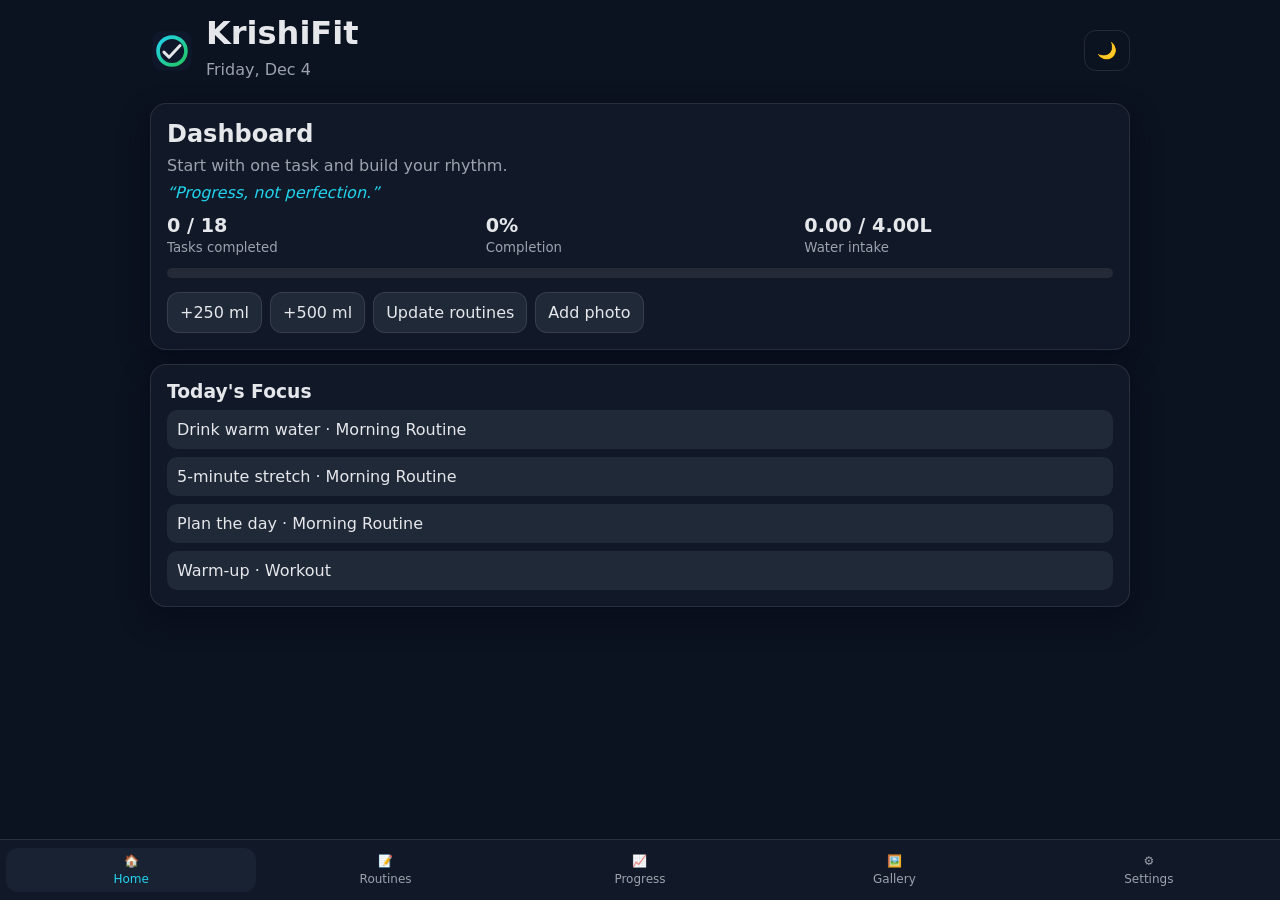
<file: index.html>
<!DOCTYPE html>
<html lang="en">
  <head>
    <meta charset="UTF-8" />
    <meta name="viewport" content="width=device-width, initial-scale=1.0, viewport-fit=cover" />
    <meta name="theme-color" content="#0f172a" />
    <title>KrishiFit</title>
    <link rel="icon" href="assets/icon.svg" type="image/svg+xml" />
    <link rel="stylesheet" href="style.css" />
    <script src="app.js" defer></script>
  </head>
  <body>
    <div id="errorBanner" class="error-banner hidden" role="alert"></div>

    <header class="app-header">
      <div class="brand">
        <img src="assets/logo.svg" alt="KrishiFit logo" class="logo" />
        <div>
          <h1>KrishiFit</h1>
          <p id="todayDate" class="muted"></p>
        </div>
      </div>
      <button id="themeToggle" class="ghost" type="button" aria-label="Toggle dark mode">🌙</button>
    </header>

    <main id="app">
      <section id="home" class="tab active">
        <div class="card">
          <h2>Dashboard</h2>
          <p id="motivation" class="muted"></p>
          <p id="quote" class="quote"></p>
          <div class="stats-grid">
            <div class="stat">
              <span id="taskSummary">0 / 0</span>
              <small>Tasks completed</small>
            </div>
            <div class="stat">
              <span id="completionPercent">0%</span>
              <small>Completion</small>
            </div>
            <div class="stat">
              <span id="waterSummary">0 / 4L</span>
              <small>Water intake</small>
            </div>
          </div>
          <div class="progress-bar"><span id="completionBar"></span></div>
          <div class="quick-actions">
            <button data-water="250" type="button">+250 ml</button>
            <button data-water="500" type="button">+500 ml</button>
            <button data-jump="routines" type="button">Update routines</button>
            <button data-jump="gallery" type="button">Add photo</button>
          </div>
        </div>

        <div class="card">
          <h3>Today's Focus</h3>
          <ul id="todayFocus" class="focus-list"></ul>
        </div>
      </section>

      <section id="routines" class="tab">
        <div class="card">
          <h2>Routine Manager</h2>
          <p class="muted">Add, edit, or complete tasks in each routine. Set reminder times per task.</p>
        </div>
        <div id="routineList" class="routine-list"></div>
      </section>

      <section id="progress" class="tab">
        <div class="card">
          <h2>Progress</h2>
          <div class="stats-grid">
            <div class="stat">
              <span id="tasksDone">0</span>
              <small>Tasks done today</small>
            </div>
            <div class="stat">
              <span id="dailyStreak">0</span>
              <small>Day streak</small>
            </div>
            <div class="stat">
              <span id="weightToday">--</span>
              <small>Weight (kg)</small>
            </div>
          </div>
          <label class="input-stack">Log weight today
            <input id="weightInput" type="number" step="0.1" placeholder="Enter weight" />
          </label>
        </div>

        <div class="card">
          <h3>Weekly Completion</h3>
          <div id="weeklyChart" class="weekly-chart"></div>
        </div>

        <div class="card">
          <h3>Weight Log</h3>
          <div id="weightLog" class="weight-log"></div>
        </div>
      </section>

      <section id="gallery" class="tab">
        <div class="card">
          <h2>Photo Progress</h2>
          <label class="input-stack">Upload today's photo
            <input id="photoInput" type="file" accept="image/*" />
          </label>
          <div id="todayPhoto" class="photo-today"></div>
          <button id="removePhoto" class="ghost hidden" type="button">Remove today's photo</button>
        </div>

        <div class="card">
          <h3>Timeline Gallery</h3>
          <div id="photoTimeline" class="timeline"></div>
        </div>
      </section>

      <section id="settings" class="tab">
        <div class="card">
          <h2>Settings</h2>
          <label class="toggle">
            <input id="themeToggleInput" type="checkbox" />
            <span>Dark mode</span>
          </label>
          <button id="enableNotifications" type="button">Enable notifications</button>
        </div>

        <div class="card">
          <h3>Custom Routines</h3>
          <div class="inline-form">
            <input id="newRoutineInput" placeholder="Add new routine (e.g., Meditation)" />
            <button id="addRoutine" type="button">Add</button>
          </div>
          <div id="routineManager" class="routine-manager"></div>
        </div>

        <div class="card">
          <h3>Reminder Tips</h3>
          <p class="muted">Set reminder times on tasks inside routines. The app uses notifications when allowed, with an alert fallback.</p>
        </div>
      </section>
    </main>

    <nav class="bottom-nav">
      <button data-tab="home" class="active" type="button"><span>🏠</span>Home</button>
      <button data-tab="routines" type="button"><span>📝</span>Routines</button>
      <button data-tab="progress" type="button"><span>📈</span>Progress</button>
      <button data-tab="gallery" type="button"><span>🖼️</span>Gallery</button>
      <button data-tab="settings" type="button"><span>⚙️</span>Settings</button>
    </nav>

    <noscript>
      <div class="card">
        JavaScript is required to run KrishiFit. Please enable it and reload.
      </div>
    </noscript>
  </body>
</html>
</file>
<file: style.css>
:root {
  --bg: #0b1220;
  --card: #111827;
  --soft: #1f2937;
  --text: #e5e7eb;
  --muted: #9ca3af;
  --accent: #22d3ee;
  --accent-2: #22c55e;
  --danger: #ef4444;
  --border: rgba(255, 255, 255, 0.1);
  --shadow: 0 12px 30px rgba(2, 6, 23, 0.45);
  --radius: 16px;
  --nav-active-bg: rgba(30, 41, 59, 0.6);
}

[data-theme='light'] {
  --bg: #f8fafc;
  --card: #ffffff;
  --soft: #f1f5f9;
  --text: #0f172a;
  --muted: #475569;
  --border: rgba(15, 23, 42, 0.12);
  --shadow: 0 12px 24px rgba(15, 23, 42, 0.08);
  --nav-active-bg: rgba(148, 163, 184, 0.25);
}

* {
  box-sizing: border-box;
}

body {
  margin: 0;
  font-family: 'Inter', system-ui, -apple-system, Segoe UI, Roboto, sans-serif;
  background: var(--bg);
  color: var(--text);
  padding: 14px 14px 88px;
}

h1, h2, h3, p {
  margin: 0 0 8px;
}

small {
  color: var(--muted);
}

.muted {
  color: var(--muted);
}

.quote {
  font-style: italic;
  color: var(--accent);
}

.app-header {
  max-width: 980px;
  margin: 0 auto 16px;
  display: flex;
  align-items: center;
  justify-content: space-between;
  gap: 12px;
}

.brand {
  display: flex;
  align-items: center;
  gap: 12px;
}

.logo {
  width: 44px;
  height: 44px;
}

main {
  max-width: 980px;
  margin: 0 auto;
}

.card {
  background: var(--card);
  border-radius: var(--radius);
  padding: 16px;
  margin-bottom: 14px;
  box-shadow: var(--shadow);
  border: 1px solid var(--border);
}

.stats-grid {
  display: grid;
  grid-template-columns: repeat(auto-fit, minmax(120px, 1fr));
  gap: 10px;
  margin: 12px 0;
}

.stat span {
  font-size: 1.2rem;
  font-weight: 600;
  display: block;
}

.progress-bar {
  width: 100%;
  height: 10px;
  border-radius: 999px;
  background: rgba(255, 255, 255, 0.08);
  overflow: hidden;
  margin: 8px 0 14px;
}

.progress-bar span {
  display: block;
  height: 100%;
  width: 0;
  background: linear-gradient(90deg, var(--accent), var(--accent-2));
  transition: width 0.2s ease;
}

.quick-actions {
  display: flex;
  flex-wrap: wrap;
  gap: 8px;
}

.focus-list {
  list-style: none;
  padding: 0;
  margin: 0;
  display: grid;
  gap: 8px;
}

.focus-list li {
  background: var(--soft);
  padding: 10px;
  border-radius: 10px;
}

.tab {
  display: none;
}

.tab.active {
  display: block;
}

button,
input,
textarea {
  font: inherit;
  color: inherit;
  border-radius: 12px;
  border: 1px solid var(--border);
  background: var(--soft);
  padding: 10px 12px;
}

button {
  cursor: pointer;
  transition: transform 0.15s ease, filter 0.2s ease;
}

button:hover {
  filter: brightness(1.05);
}

button:active {
  transform: scale(0.98);
}

button.ghost {
  background: transparent;
}

.input-stack {
  display: grid;
  gap: 6px;
  margin-top: 12px;
}

.inline-form {
  display: grid;
  grid-template-columns: 1fr auto;
  gap: 8px;
  margin-top: 10px;
}

.routine-list {
  display: grid;
  gap: 12px;
}

.routine-card {
  display: grid;
  gap: 10px;
}

.routine-header {
  display: flex;
  align-items: center;
  justify-content: space-between;
  gap: 12px;
}

.task-list {
  display: grid;
  gap: 8px;
}

.task-row {
  display: flex;
  flex-wrap: wrap;
  align-items: center;
  gap: 8px;
  background: var(--soft);
  padding: 10px;
  border-radius: 12px;
}

.task-main {
  display: flex;
  align-items: center;
  gap: 8px;
  flex: 1 1 180px;
}

.task-actions {
  display: flex;
  gap: 6px;
}

.task-actions button {
  padding: 6px 10px;
  font-size: 0.8rem;
}

.reminder-input {
  min-width: 110px;
}

.empty-state {
  color: var(--muted);
  font-style: italic;
}

.weekly-chart {
  display: grid;
  grid-template-columns: repeat(7, minmax(0, 1fr));
  gap: 6px;
  align-items: end;
  height: 140px;
}

.chart-bar {
  background: rgba(34, 211, 238, 0.2);
  border-radius: 10px 10px 6px 6px;
  position: relative;
  display: flex;
  flex-direction: column;
  align-items: center;
  justify-content: flex-end;
  padding-bottom: 4px;
}

.chart-bar span {
  font-size: 0.7rem;
  color: var(--muted);
}

.chart-bar strong {
  font-size: 0.75rem;
  color: var(--text);
}

.weight-log {
  display: grid;
  gap: 6px;
}

.weight-log div {
  background: var(--soft);
  padding: 8px 10px;
  border-radius: 10px;
  display: flex;
  justify-content: space-between;
  gap: 10px;
}

.photo-today {
  margin-top: 12px;
  min-height: 120px;
  border-radius: 12px;
  background: var(--soft);
  display: flex;
  align-items: center;
  justify-content: center;
  text-align: center;
  padding: 10px;
}

.photo-today img {
  width: 100%;
  border-radius: 12px;
  max-height: 220px;
  object-fit: cover;
}

.timeline {
  display: grid;
  grid-template-columns: repeat(3, minmax(0, 1fr));
  gap: 8px;
}

.timeline img {
  width: 100%;
  height: 90px;
  object-fit: cover;
  border-radius: 12px;
}

.routine-manager {
  display: grid;
  gap: 8px;
  margin-top: 12px;
}

.routine-manager .manager-row {
  display: grid;
  grid-template-columns: 1fr auto;
  gap: 8px;
}

.toggle {
  display: inline-flex;
  align-items: center;
  gap: 10px;
  margin-bottom: 12px;
}

.bottom-nav {
  position: fixed;
  left: 0;
  right: 0;
  bottom: 0;
  background: var(--card);
  border-top: 1px solid var(--border);
  display: grid;
  grid-template-columns: repeat(5, minmax(0, 1fr));
  gap: 4px;
  padding: 8px 6px calc(8px + env(safe-area-inset-bottom));
}

.bottom-nav button {
  background: transparent;
  border: 0;
  color: var(--muted);
  display: flex;
  flex-direction: column;
  align-items: center;
  gap: 4px;
  font-size: 0.75rem;
  padding: 6px 2px;
}

.bottom-nav button.active {
  color: var(--accent);
  background: var(--nav-active-bg);
  border-radius: 12px;
}

.error-banner {
  max-width: 980px;
  margin: 12px auto;
  padding: 10px 14px;
  border-radius: 12px;
  background: rgba(239, 68, 68, 0.15);
  border: 1px solid rgba(239, 68, 68, 0.35);
  color: #fecaca;
}

.hidden {
  display: none !important;
}

@media (min-width: 700px) {
  .timeline {
    grid-template-columns: repeat(6, minmax(0, 1fr));
  }
}
</file>
